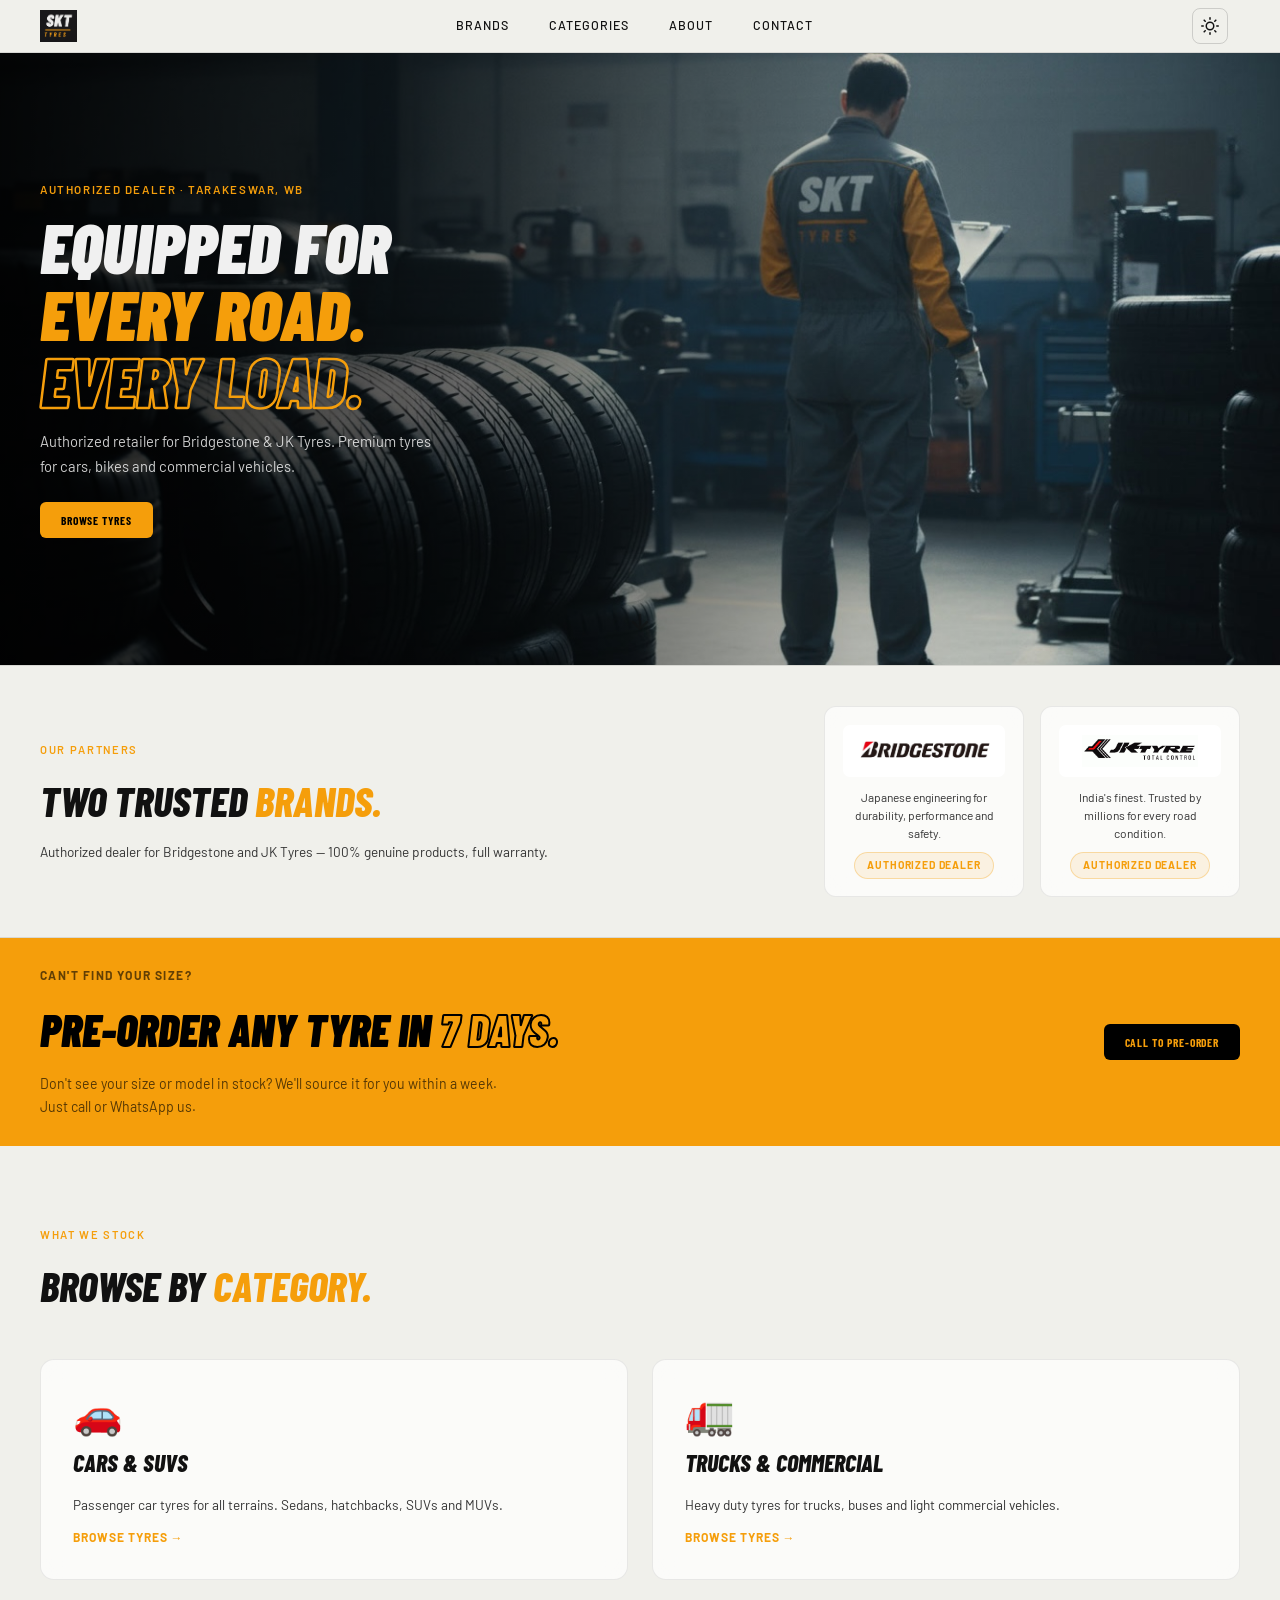
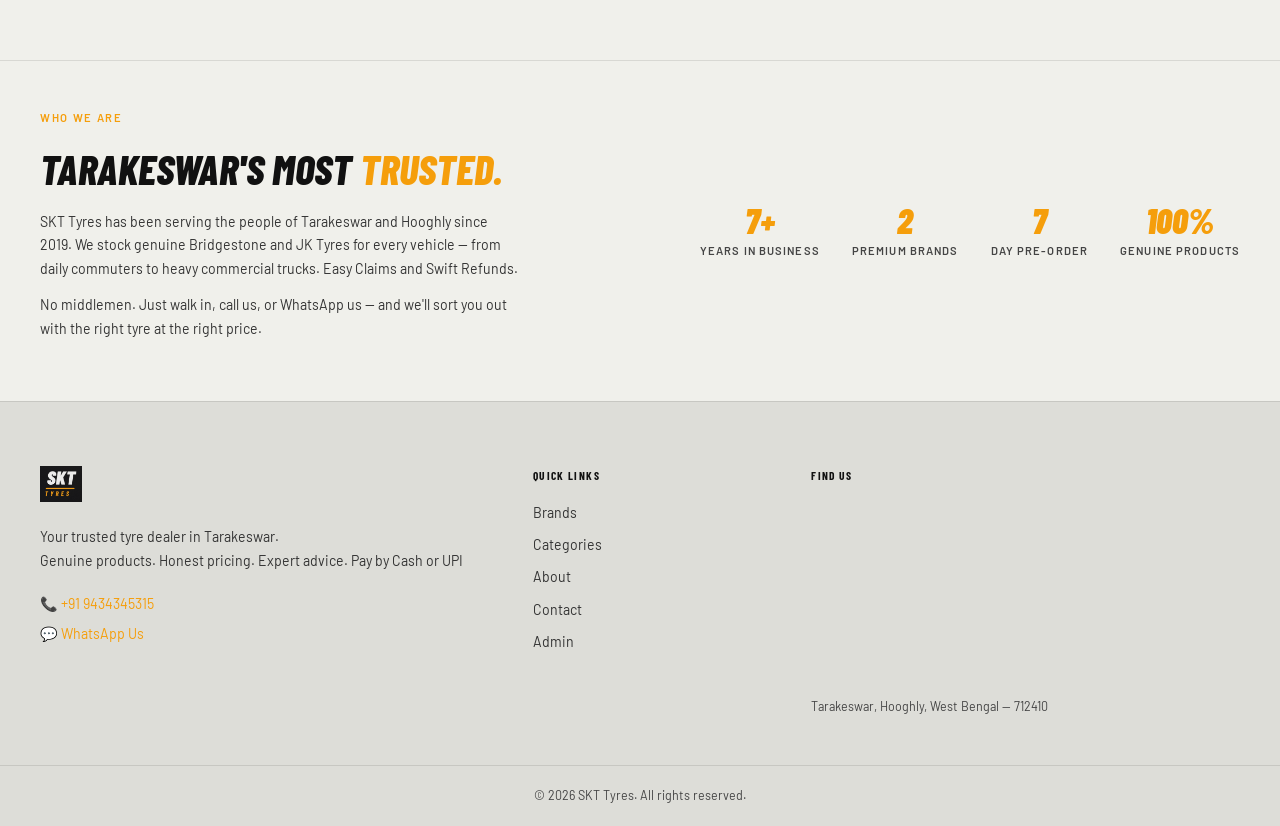
<file: index.html>
<!DOCTYPE html>
<html lang="en">
  <head>
    <meta charset="UTF-8">
    <meta name="viewport" content="width=device-width, initial-scale=1.0">
    <title>SKT Tyres — Shree Krishna Traders</title>
    <meta name="description" content="SKT Tyres — Authorized Bridgestone and JK Tyre dealer in Tarakeswar, Hooghly since 2019. Genuine tyres for cars, SUVs and commercial vehicles.">
    <meta name="keywords" content="tyres, tyre shop, Bridgestone, JK Tyre, Tarakeswar, Hooghly, West Bengal, car tyres, truck tyres">
    <meta name="author" content="Shree Krishna Traders">
    <meta property="og:title" content="SKT Tyres — Shree Krishna Traders">
    <meta property="og:description" content="Authorized Bridgestone and JK Tyre dealer in Tarakeswar, Hooghly since 2019.">
    <meta property="og:image" content="images/hero-bg.jpg">
    <meta property="og:url" content="https://subharthiii.github.io/tyreShop">
    <meta property="og:type" content="website">
    <link rel="icon" href="images/SKT_logo.png">
    <link rel="stylesheet" href="style.css">
    <link rel="preconnect" href="https://fonts.googleapis.com">
    <link rel="preconnect" href="https://fonts.gstatic.com" crossorigin>
    <link href="https://fonts.googleapis.com/css2?family=Barlow+Condensed:ital,wght@0,700;0,800;0,900;1,800&family=Barlow:wght@400;500;600&display=swap" rel="stylesheet">
  </head>

  <body>
    <div class="page-wrapper">

      <!-- NAVBAR -->
      <header class="navbar">
        <div class="container">
          <a href="index.html" class="navbar__logo">
            <img src="images/SKT_logo.png" alt="SKT Tyres">
          </a>
          <nav class="navbar__links">
            <a href="#brands">Brands</a>
            <a href="#categories">Categories</a>
            <a href="#about">About</a>
            <a href="#contact">Contact</a>
          </nav>
          <button class="theme-toggle" id="themeToggle" aria-label="Toggle theme">
            <svg id="moonIcon" xmlns="http://www.w3.org/2000/svg" width="18" height="18" viewBox="0 0 24 24" fill="none" stroke="currentColor" stroke-width="2" stroke-linecap="round" stroke-linejoin="round">
              <path d="M21 12.79A9 9 0 1 1 11.21 3 7 7 0 0 0 21 12.79z"/>
            </svg>
            <svg id="sunIcon" xmlns="http://www.w3.org/2000/svg" width="18" height="18" viewBox="0 0 24 24" fill="none" stroke="currentColor" stroke-width="2" stroke-linecap="round" stroke-linejoin="round" style="display:none;">
              <circle cx="12" cy="12" r="5"/>
              <line x1="12" y1="1" x2="12" y2="3"/>
              <line x1="12" y1="21" x2="12" y2="23"/>
              <line x1="4.22" y1="4.22" x2="5.64" y2="5.64"/>
              <line x1="18.36" y1="18.36" x2="19.78" y2="19.78"/>
              <line x1="1" y1="12" x2="3" y2="12"/>
              <line x1="21" y1="12" x2="23" y2="12"/>
              <line x1="4.22" y1="19.78" x2="5.64" y2="18.36"/>
              <line x1="18.36" y1="5.64" x2="19.78" y2="4.22"/>
            </svg>
          </button>
          <button class="hamburger" id="hamburger">
            <span></span>
            <span></span>
            <span></span>
          </button>
        </div>
      </header>

      <!-- HERO SECTION -->
      <section class="hero">
        <div class="hero__overlay"></div>
        <div class="container">
          <div class="hero__content">
            <p class="hero__badge">Authorized Dealer · Tarakeswar, WB</p>
            <h1 class="hero__title">
              <span class="hero__title--white">Equipped For</span>
              <span class="hero__title--amber">Every Road.</span>
              <span class="hero__title--outline">Every Load.</span>
            </h1>
            <p class="hero__subtitle">Authorized retailer for Bridgestone & JK Tyres. Premium tyres for cars, bikes and commercial vehicles.</p>
            <a href="#categories" class="btn btn--primary">Browse Tyres</a>
          </div>
        </div>
        <div class="hero__scroll">
          <svg width="24" height="24" viewBox="0 0 24 24" fill="none" stroke="currentColor" stroke-width="2.5" stroke-linecap="round" stroke-linejoin="round">
            <path d="M12 5v14M5 12l7 7 7-7"/>
          </svg>
        </div>
      </section>

      <!-- BRANDS SECTION -->
      <section id="brands" class="brands">
        <div class="container">
          <div class="brands__header">
            <p class="section__label">Our Partners</p>
            <h2 class="section__title">Two Trusted <span class="accent">Brands.</span></h2>
            <p class="section__sub">Authorized dealer for Bridgestone and JK Tyres — 100% genuine products, full warranty.</p>
          </div>
          <div class="brands__cards">
            <a href="https://www.bridgestone.co.in/" target="_blank" class="brand-card">
              <div class="brand-card__logo-wrap">
                <img src="images/bridgstone-logo.png" alt="Bridgestone">
              </div>
              <p class="brand-card__desc">Japanese engineering for durability, performance and safety.</p>
              <span class="brand-card__tag">Authorized Dealer</span>
            </a>
            <a href="https://www.jktyre.com" target="_blank" class="brand-card">
              <div class="brand-card__logo-wrap">
                <img src="images/jk-tyre-logo.png" alt="JK Tyre">
              </div>
              <p class="brand-card__desc">India's finest. Trusted by millions for every road condition.</p>
              <span class="brand-card__tag">Authorized Dealer</span>
            </a>
          </div>
        </div>
      </section>

      <!-- PRE-ORDER BANNER -->
      <section class="preorder">
        <div class="container preorder__inner">
          <div class="preorder__text">
            <p class="preorder__label">Can't find your size?</p>
            <h2 class="preorder__title">Pre-Order Any Tyre in <span class="accent">7 Days.</span></h2>
            <p class="preorder__sub">Don't see your size or model in stock? We'll source it for you within a week. Just call or WhatsApp us.</p>
          </div>
          <a href="tel:+919434345315" class="btn btn--primary">Call to Pre-Order</a>
        </div>
      </section>

      <!-- CATEGORIES SECTION -->
      <section id="categories" class="categories">
        <div class="container">
          <div class="categories__header">
            <p class="section__label">What We Stock</p>
            <h2 class="section__title">Browse by <span class="accent">Category.</span></h2>
          </div>
          <div class="categories__cards">
            <a href="listing.html?cat=cars" class="cat-card">
              <div class="cat-card__icon">🚗</div>
              <h3 class="cat-card__title">Cars & SUVs</h3>
              <p class="cat-card__desc">Passenger car tyres for all terrains. Sedans, hatchbacks, SUVs and MUVs.</p>
              <span class="cat-card__cta">Browse Tyres →</span>
            </a>
            <a href="listing.html?cat=trucks" class="cat-card">
              <div class="cat-card__icon">🚛</div>
              <h3 class="cat-card__title">Trucks & Commercial</h3>
              <p class="cat-card__desc">Heavy duty tyres for trucks, buses and light commercial vehicles.</p>
              <span class="cat-card__cta">Browse Tyres →</span>
            </a>
          </div>
        </div>
      </section>

      <!-- ABOUT SECTION -->
      <section id="about" class="about">
        <div class="container about__inner">
          <div class="about__text">
            <p class="section__label">Who We Are</p>
            <h2 class="section__title">Tarakeswar's Most <span class="accent">Trusted.</span></h2>
            <p class="about__desc">SKT Tyres has been serving the people of Tarakeswar and Hooghly since 2019. We stock genuine Bridgestone and JK Tyres for every vehicle — from daily commuters to heavy commercial trucks. Easy Claims and Swift Refunds.</p>
            <p class="about__desc">No middlemen. Just walk in, call us, or WhatsApp us — and we'll sort you out with the right tyre at the right price.</p>
          </div>
          <div class="about__stats">
            <div class="stat">
              <p class="stat__number">7+</p>
              <p class="stat__label">Years in Business</p>
            </div>
            <div class="stat">
              <p class="stat__number">2</p>
              <p class="stat__label">Premium Brands</p>
            </div>
            <div class="stat">
              <p class="stat__number">7</p>
              <p class="stat__label">Day Pre-Order</p>
            </div>
            <div class="stat">
              <p class="stat__number">100%</p>
              <p class="stat__label">Genuine Products</p>
            </div>
          </div>
        </div>
      </section>

      <!-- FOOTER -->
      <footer class="footer" id="contact">
        <div class="container footer__inner">
          <div class="footer__brand">
            <img src="images/SKT_logo.png" alt="SKT Tyres" height="36">
            <p class="footer__tagline">Your trusted tyre dealer in Tarakeswar.<br>Genuine products. Honest pricing. Expert advice. Pay by Cash or UPI</p>
            <div class="footer__contact">
              <a href="tel:+919434345315">📞 +91 9434345315</a>
              <a href="https://wa.me/919434345315" target="_blank">💬 WhatsApp Us</a>
            </div>
          </div>
          <div class="footer__links">
            <p class="footer__heading">Quick Links</p>
            <a href="#brands">Brands</a>
            <a href="#categories">Categories</a>
            <a href="#about">About</a>
            <a href="#contact">Contact</a>
            <a href="admin.html">Admin</a>
          </div>
          <div class="footer__map">
            <p class="footer__heading">Find Us</p>
            <iframe
              src="https://www.google.com/maps/embed?pb=!1m14!1m8!1m3!1d774.9463098604812!2d88.01076324618157!3d22.8821894700311!3m2!1i1024!2i768!4f13.1!3m3!1m2!1s0x39f86fb4eb3c1081%3A0x3c2cd82b91d6679c!2sSKT%20tyres.!5e0!3m2!1sen!2sus!4v1774697878118!5m2!1sen!2sus"
              width="100%" height="180"
              style="border:0; border-radius:10px;"
              allowfullscreen="" loading="lazy"
              referrerpolicy="no-referrer-when-downgrade">
            </iframe>
            <p class="footer__address">Tarakeswar, Hooghly, West Bengal — 712410</p>
          </div>
        </div>
        <div class="footer__bottom">
          <div class="container">
            <p>© 2026 SKT Tyres. All rights reserved.</p>
          </div>
        </div>
      </footer>

    </div>

    <script src="script.js"></script>
  </body>
</html>
</file>
<file: style.css>
/* ================================
   SKT TYRES — V5
   style.css
   ================================ */

/* RESET */
*, *::before, *::after {
  box-sizing: border-box;
  margin: 0;
  padding: 0;
}

/* VARIABLES */
:root {
  --color-bg:      #1a1a1e;
  --color-bg-2:    #222228;
  --color-amber:   #f59e0b;
  --color-white:   #f0f0f0;
  --color-gray:    #888888;
  --color-gray-lt: #aaaaaa;
  --color-border:  rgba(255, 255, 255, 0.07);

  --font-display: 'Barlow Condensed', sans-serif;
  --font-body:    'Barlow', sans-serif;
}

/* BASE */
html {
  scroll-behavior: smooth;
  background: var(--color-bg);
}

body {
  background-color: var(--color-bg);
  color: var(--color-white);
  font-family: var(--font-body);
  font-size: 16px;
  line-height: 1.6;
  overflow-x: hidden;
  min-height: 100vh;
}

body.light-mode {
  --color-bg:      #f0f0eb;
  --color-bg-2:    #e2e2dc;
  --color-white:   #111111;
  --color-gray:    #444444;
  --color-gray-lt: #333333;
  --color-border:  rgba(0, 0, 0, 0.1);
}

body.light-mode .navbar {
  background: rgba(240, 240, 235, 0.85);
  backdrop-filter: blur(20px);
  border-bottom: 1px solid rgba(0, 0, 0, 0.1);
}

body.light-mode .navbar__links a {
  color: #111111;
}

body.light-mode .navbar__links a:hover {
  color: var(--color-amber);
}

body.light-mode .theme-toggle {
  color: #111111;
  border-color: rgba(0, 0, 0, 0.15);
}

body.light-mode .brand-card,
body.light-mode .cat-card {
  background: rgba(255, 255, 255, 0.7);
  backdrop-filter: blur(12px);
  border: 1px solid rgba(0, 0, 0, 0.08);
}

body.light-mode .footer {
  background-color: #ddddd8;
}

body.light-mode .tyre-card {
  background: rgba(255, 255, 255, 0.7);
  border: 1px solid rgba(0, 0, 0, 0.08);
}

body.light-mode .hero__title--white {
  color: #f0f0f0;
}

body.light-mode .hero__subtitle {
  color: rgba(240, 240, 240, 0.85);
}

body.light-mode .hero__badge {
  color: var(--color-amber);
}

body.light-mode .navbar__links.open {
  background: rgba(240, 240, 235, 0.97);
}

body.light-mode .navbar__links a {
  color: #111111;
}

.theme-toggle {
  background: none;
  border: 1px solid var(--color-border);
  color: var(--color-white);
  font-size: 1rem;
  width: 36px;
  height: 36px;
  border-radius: 8px;
  cursor: pointer;
  display: flex;
  align-items: center;
  justify-content: center;
  transition: border-color 0.2s ease;
  flex-shrink: 0;
  margin-left: auto;
  margin-right: 0.75rem;
}

.theme-toggle:hover {
  border-color: var(--color-amber);
}

/* PAGE WRAPPER — caps total width */
.page-wrapper {
  max-width: 1440px;
  margin: 0 auto;
  overflow: hidden;
}

/* CONTAINER — inner content width + padding */
.container {
  max-width: 1280px;
  margin: 0 auto;
  padding: 0 2.5rem;
}

/* SHARED ACCENT */
.accent {
  color: var(--color-amber);
}

/* HAMBURGER - Menue */
.hamburger {
  display: none;
  flex-direction: column;
  gap: 5px;
  background: none;
  border: none;
  cursor: pointer;
  padding: 4px;
}

.hamburger span {
  display: block;
  width: 22px;
  height: 2px;
  background: var(--color-white);
  border-radius: 2px;
  transition: all 0.3s ease;
}

@media (max-width: 768px) {
  .hamburger {
    display: flex;
  }

  .navbar__links {
    display: none;
    position: absolute;
    top: 52px;
    left: 0;
    right: 0;
    background: rgba(18, 18, 20, 0.97);
    flex-direction: column;
    padding: 1.5rem 2.5rem;
    gap: 1.25rem;
    border-bottom: 1px solid var(--color-border);
  }

  .navbar__links.open {
    display: flex;
  }
}

/* ================================
   BUTTONS
   ================================ */
.btn {
  font-family: var(--font-display);
  font-weight: 700;
  font-size: 0.72rem;
  letter-spacing: 0.08em;
  text-transform: uppercase;
  padding: 0.55rem 1.3rem;
  border-radius: 6px;
  border: none;
  cursor: pointer;
  text-decoration: none;
  display: inline-block;
  transition: background 0.2s ease, transform 0.2s ease;
  flex-shrink: 0;
}

.btn--primary {
  background: var(--color-amber);
  color: #000;
}

.btn--primary:hover {
  background: #fbbf24;
  transform: translateY(-2px);
}

/* ================================
   NAVBAR
   ================================ */
.navbar {
  position: sticky;
  top: 0;
  z-index: 100;
  background: rgba(18, 18, 20, 0.92);
  backdrop-filter: blur(16px);
  border-bottom: 1px solid var(--color-border);
}

.navbar .container {
  height: 52px;
  display: flex;
  align-items: center;
  justify-content: space-between;
  gap: 2rem;
}

.navbar__logo {
  display: flex;
  align-items: center;
  text-decoration: none;
  flex-shrink: 0;
  margin-right: auto;
}

.navbar__logo img {
  height: 32px;
  width: auto;
  display: block;
  object-fit: contain;
}

.navbar__links {
  display: flex;
  align-items: center;
  gap: 2.5rem;
}

.navbar__links a {
  font-size: 0.78rem;
  font-weight: 500;
  letter-spacing: 0.08em;
  text-transform: uppercase;
  color: var(--color-gray-lt);
  text-decoration: none;
  transition: color 0.2s ease;
}

.navbar__links a:hover {
  color: var(--color-amber);
}

@media (max-width: 600px) {
  .navbar__links {
    display: none;
  }
}

/* ================================
   HERO
   ================================ */
.hero {
  position: relative;
  min-height: 68vh;
  max-height: 800px;
  background-image: url('images/hero-bg.jpg');
  background-size: cover;
  background-position: center top;
  display: flex;
  align-items: center;
  overflow: hidden;
}

.hero__overlay {
  position: absolute;
  inset: 0;
  background: linear-gradient(
    to right,
    rgba(0, 0, 0, 0.88) 0%,
    rgba(0, 0, 0, 0.55) 40%,
    rgba(0, 0, 0, 0.1) 70%,
    rgba(0, 0, 0, 0) 100%
  );
}

/* container inside hero sits on top of overlay */
.hero .container {
  position: relative;
  z-index: 2;
  width: 100%;
}

/* content is left-aligned naturally — no centering */
.hero__content {
  max-width: 500px;
  padding: 2rem 0;
}

.hero__badge {
  font-size: 0.72rem;
  font-weight: 600;
  letter-spacing: 0.14em;
  text-transform: uppercase;
  color: var(--color-amber);
  margin-bottom: 0.9rem;
  display: block;
}

.hero__title {
  font-family: var(--font-display);
  font-weight: 900;
  font-style: italic;
  font-size: clamp(2.8rem, 5.5vw, 5rem);
  line-height: 0.95;
  text-transform: uppercase;
  margin-bottom: 1rem;
  display: flex;
  flex-direction: column;
}

.hero__title--white   { color: var(--color-white); }
.hero__title--amber   { color: var(--color-amber); }
.hero__title--outline {
  color: transparent;
  -webkit-text-stroke: 2.5px var(--color-amber);
}

.hero__subtitle {
  font-size: 0.92rem;
  color: rgba(240, 240, 240, 0.7);
  line-height: 1.65;
  max-width: 400px;
  margin-bottom: 1.5rem;
}

/* Scroll arrow — bounces at bottom center */
.hero__scroll {
  position: absolute;
  bottom: 1.5rem;
  left: 50%;
  transform: translateX(-50%);
  z-index: 2;
  color: var(--color-white);
  opacity: 0.5;
  animation: bounce 2s infinite;
}

@keyframes bounce {
  0%, 100% { transform: translateX(-50%) translateY(0); }
  50%       { transform: translateX(-50%) translateY(7px); }
}

/* ================================
   SHARED SECTION TEXT STYLES
   ================================ */
.section__label {
  font-size: 0.7rem;
  font-weight: 600;
  letter-spacing: 0.15em;
  text-transform: uppercase;
  color: var(--color-amber);
  margin-bottom: 0.5rem;
  display: block;
}

.section__title {
  font-family: var(--font-display);
  font-weight: 800;
  font-size: clamp(1.8rem, 3.5vw, 2.6rem);
  text-transform: uppercase;
  font-style: italic;
  color: var(--color-white);
  margin-bottom: 0.5rem;
}

.section__sub {
  font-size: 0.85rem;
  color: var(--color-gray-lt);
  line-height: 1.6;
}

/* ================================
   BRANDS SECTION
   ================================ */
.brands {
  padding: 2.5rem 0;
  background-color: var(--color-bg);
  border-top: 1px solid var(--color-border);
  border-bottom: 1px solid var(--color-border);
}

.brands .container {
  display: flex;
  align-items: center;
  gap: 3rem;
}

.brands__header {
  flex: 1;
  min-width: 200px;
}

.brands__cards {
  display: flex;
  gap: 1rem;
  flex-shrink: 0;
}

.brand-card {
  background-color: var(--color-bg-2);
  border: 1px solid var(--color-border);
  border-radius: 12px;
  padding: 1.1rem;
  width: 200px;
  display: flex;
  flex-direction: column;
  align-items: center;
  text-align: center;
  gap: 0.65rem;
  text-decoration: none;
  color: inherit;
  transition: border-color 0.2s ease, transform 0.2s ease;
}

.brand-card:hover {
  border-color: var(--color-amber);
  transform: translateY(-3px);
}

.brand-card__logo-wrap {
  background: white;
  border-radius: 7px;
  padding: 0.65rem 1rem;
  width: 100%;
  display: flex;
  align-items: center;
  justify-content: center;
  min-height: 52px;
}

.brand-card__logo-wrap img {
  height: 32px;
  width: auto;
  object-fit: contain;
}

.brand-card__desc {
  font-size: 0.75rem;
  color: var(--color-gray-lt);
  line-height: 1.5;
}

.brand-card__tag {
  font-size: 0.65rem;
  font-weight: 700;
  letter-spacing: 0.08em;
  text-transform: uppercase;
  color: var(--color-amber);
  background: rgba(245, 158, 11, 0.1);
  border: 1px solid rgba(245, 158, 11, 0.3);
  border-radius: 100px;
  padding: 0.25rem 0.75rem;
  white-space: nowrap;
}

/* ================================
   CATEGORIES SECTION — placeholder
   ================================ */
/* CATEGORIES SECTION */
.categories {
  padding: 5rem 0;
  background-color: var(--color-bg);
}

.categories__header {
  margin-bottom: 2.5rem;
}

.categories__cards {
  display: flex;
  gap: 1.5rem;
}

.cat-card {
  flex: 1;
  background-color: var(--color-bg-2);
  border: 1px solid var(--color-border);
  border-radius: 14px;
  padding: 2rem;
  text-decoration: none;
  color: inherit;
  display: flex;
  flex-direction: column;
  gap: 0.75rem;
  transition: border-color 0.2s ease, transform 0.2s ease;
}

.cat-card:hover {
  border-color: var(--color-amber);
  transform: translateY(-4px);
}

.cat-card__icon {
  font-size: 2.5rem;
  line-height: 1;
}

.cat-card__title {
  font-family: var(--font-display);
  font-weight: 800;
  font-style: italic;
  font-size: 1.5rem;
  text-transform: uppercase;
  color: var(--color-white);
}

.cat-card__desc {
  font-size: 0.85rem;
  color: var(--color-gray-lt);
  line-height: 1.6;
  flex: 1;
}

.cat-card__cta {
  font-size: 0.75rem;
  font-weight: 700;
  letter-spacing: 0.08em;
  text-transform: uppercase;
  color: var(--color-amber);
}

/* ================================
   FOOTER
   ================================ */
.footer {
  background-color: #111114;
  border-top: 1px solid var(--color-border);
  padding: 4rem 0 0;
}

.footer__inner {
  display: flex;
  gap: 4rem;
  align-items: flex-start;
  padding-bottom: 3rem;
}

.footer__brand {
  flex: 2;
}

.footer__brand img {
  margin-bottom: 1rem;
}

.footer__tagline {
  font-size: 0.88rem;
  color: var(--color-gray-lt);
  line-height: 1.7;
  margin-bottom: 1.25rem;
}

.footer__contact {
  display: flex;
  flex-direction: column;
  gap: 0.5rem;
}

.footer__contact a {
  font-size: 0.88rem;
  color: var(--color-amber);
  text-decoration: none;
}

.footer__contact a:hover {
  text-decoration: underline;
}

.footer__links {
  flex: 1;
  display: flex;
  flex-direction: column;
  gap: 0.6rem;
}

.footer__heading {
  font-family: var(--font-display);
  font-weight: 700;
  font-size: 0.72rem;
  letter-spacing: 0.12em;
  text-transform: uppercase;
  color: var(--color-white);
  margin-bottom: 0.5rem;
}

.footer__links a {
  font-size: 0.88rem;
  color: var(--color-gray-lt);
  text-decoration: none;
  transition: color 0.2s;
}

.footer__links a:hover {
  color: var(--color-amber);
}

.footer__map {
  flex: 2;
  display: flex;
  flex-direction: column;
  gap: 0.75rem;
}

.footer__address {
  font-size: 0.78rem;
  color: var(--color-gray);
}

.footer__bottom {
  border-top: 1px solid var(--color-border);
  padding: 1.25rem 0;
}

.footer__bottom p {
  font-size: 0.78rem;
  color: var(--color-gray);
  text-align: center;
}
/* ================================
   LISTING PAGE
   ================================ */

.listing-hero {
  padding: 3rem 0 2rem;
  border-bottom: 1px solid var(--color-border);
}

.listing-hero__title {
  font-family: var(--font-display);
  font-weight: 900;
  font-style: italic;
  font-size: clamp(2.5rem, 5vw, 4rem);
  text-transform: uppercase;
  color: var(--color-white);
  margin-bottom: 0.5rem;
}

.listing-hero__sub {
  font-size: 0.9rem;
  color: var(--color-gray-lt);
}

.listing {
  padding: 3rem 0 5rem;
}

.listing__inner {
  display: flex;
  gap: 2.5rem;
  align-items: flex-start;
}

/* FILTERS SIDEBAR */
.filters {
  width: 220px;
  flex-shrink: 0;
  position: sticky;
  top: 70px;
  display: flex;
  flex-direction: column;
  gap: 1.5rem;
}

.filters__heading {
  font-family: var(--font-display);
  font-weight: 800;
  font-size: 1rem;
  text-transform: uppercase;
  font-style: italic;
  color: var(--color-white);
  letter-spacing: 0.05em;
}

.filter-group {
  display: flex;
  flex-direction: column;
  gap: 0.5rem;
}

.filter-group__label {
  font-size: 0.7rem;
  font-weight: 600;
  letter-spacing: 0.12em;
  text-transform: uppercase;
  color: var(--color-amber);
  margin-bottom: 0.25rem;
}

.filter-option {
  display: flex;
  align-items: center;
  gap: 0.5rem;
  font-size: 0.85rem;
  color: var(--color-gray-lt);
  cursor: pointer;
}

.filter-option input[type="checkbox"] {
  accent-color: var(--color-amber);
  width: 14px;
  height: 14px;
  cursor: pointer;
}

.filter-option:hover {
  color: var(--color-white);
}

.btn--outline {
  background: transparent;
  color: var(--color-amber);
  border: 1px solid rgba(245, 158, 11, 0.4);
  font-size: 0.7rem;
  padding: 0.45rem 1rem;
  text-align: center;
}

.btn--outline:hover {
  background: rgba(245, 158, 11, 0.08);
  transform: none;
}

/* TYRE GRID */
.tyre-grid {
  flex: 1;
  display: grid;
  grid-template-columns: repeat(auto-fill, minmax(220px, 1fr));
  gap: 1.25rem;
}

.tyre-card {
  background: var(--color-bg-2);
  border: 1px solid var(--color-border);
  border-radius: 12px;
  padding: 1.25rem;
  display: flex;
  flex-direction: column;
  gap: 0.6rem;
  transition: border-color 0.2s ease, transform 0.2s ease;
}

.tyre-card:hover {
  border-color: var(--color-amber);
  transform: translateY(-3px);
}

.tyre-card__header {
  display: flex;
  justify-content: space-between;
  align-items: center;
}

.tyre-card__brand {
  font-size: 0.68rem;
  font-weight: 700;
  letter-spacing: 0.1em;
  text-transform: uppercase;
  color: var(--color-amber);
}

.tyre-card__vehicle {
  font-size: 0.65rem;
  color: var(--color-gray);
  background: rgba(255,255,255,0.05);
  padding: 0.2rem 0.5rem;
  border-radius: 4px;
}

.tyre-card__model {
  font-family: var(--font-display);
  font-weight: 800;
  font-style: italic;
  font-size: 1.2rem;
  text-transform: uppercase;
  color: var(--color-white);
}

.tyre-card__size {
  font-size: 0.82rem;
  color: var(--color-gray-lt);
}

.tyre-card__price {
  font-family: var(--font-display);
  font-weight: 700;
  font-size: 1.4rem;
  color: var(--color-white);
  margin-top: auto;
}

.tyre-card .btn {
  width: 100%;
  text-align: center;
  margin-top: 0.25rem;
}

.tyre-card__img {
  width: 100%;
  height: 140px;
  object-fit: cover;
  border-radius: 8px;
  background: var(--color-bg);
}

.tyre-card__logo {
  height: 24px;
  width: auto;
  object-fit: contain;
}

/* ================================
   MOBILE — max 768px
   ================================ */
@media (max-width: 768px) {

  /* HERO */
  .hero {
    min-height: 60vh;
  }

  .hero__title {
    font-size: clamp(2.2rem, 8vw, 3.5rem);
  }

  /* BRANDS */
  .brands .container {
    flex-direction: column;
    gap: 1.5rem;
  }

  .brands__cards {
    width: 100%;
    flex-direction: column;
  }

  .brand-card {
    width: 100%;
  }

  /* CATEGORIES */
  .categories__cards {
    flex-direction: column;
  }

  /* LISTING PAGE */
  .listing__inner {
    flex-direction: column;
  }

  .filters {
    width: 100%;
    position: static;
  }

  /* FOOTER */
  .footer__inner {
    flex-direction: column;
    gap: 2rem;
  }

}

/* PRE-ORDER BANNER */
.preorder {
  background: var(--color-amber);
  padding: 1.75rem 0;
}

.preorder__inner {
  display: flex;
  align-items: center;
  justify-content: space-between;
  gap: 2rem;
}

.preorder__label {
  font-size: 0.75rem;
  font-weight: 700;
  letter-spacing: 0.12em;
  text-transform: uppercase;
  color: rgba(0, 0, 0, 0.6);
  margin-bottom: 0.5rem;
}

.preorder__title {
  font-family: var(--font-display);
  font-weight: 900;
  font-style: italic;
  font-size: clamp(1.8rem, 3.5vw, 2.8rem);
  text-transform: uppercase;
  color: #000;
  margin-bottom: 0.5rem;
}

.preorder__title .accent {
  color: #000;
  -webkit-text-stroke: 2px #000;
  color: transparent;
}

.preorder__sub {
  font-size: 0.88rem;
  color: rgba(0, 0, 0, 0.65);
  max-width: 480px;
  line-height: 1.6;
}

.preorder .btn--primary {
  background: #000;
  color: var(--color-amber);
  white-space: nowrap;
  flex-shrink: 0;
}

.preorder .btn--primary:hover {
  background: #222;
}

@media (max-width: 768px) {
  .preorder__inner {
    flex-direction: column;
    text-align: center;
  }
}
/* ABOUT SECTION */
.about {
  padding: 3rem 0;
  border-top: 1px solid var(--color-border);
}

.about__inner {
  display: flex;
  align-items: center;
  gap: 4rem;
}

.about__text {
  flex: 1;
}

.about__desc {
  font-size: 0.88rem;
  color: var(--color-gray-lt);
  line-height: 1.7;
  margin-bottom: 0.75rem;
  max-width: 480px;
}

.about__stats {
  display: flex;
  gap: 2rem;
  flex-shrink: 0;
}

.stat {
  text-align: center;
}

.stat__number {
  font-family: var(--font-display);
  font-weight: 900;
  font-style: italic;
  font-size: 2.2rem;
  color: var(--color-amber);
  line-height: 1;
}

.stat__label {
  font-size: 0.7rem;
  font-weight: 600;
  letter-spacing: 0.1em;
  text-transform: uppercase;
  color: var(--color-gray);
  margin-top: 0.25rem;
}

/* ================================
   ADMIN PAGE
   ================================ */

.login-screen {
  min-height: 100vh;
  display: flex;
  align-items: center;
  justify-content: center;
  background: var(--color-bg);
}

.login-box {
  background: var(--color-bg-2);
  border: 1px solid var(--color-border);
  border-radius: 16px;
  padding: 2.5rem;
  width: 100%;
  max-width: 400px;
  display: flex;
  flex-direction: column;
  align-items: center;
  gap: 0.75rem;
  text-align: center;
}

.login-box__title {
  font-family: var(--font-display);
  font-weight: 900;
  font-style: italic;
  font-size: 2rem;
  text-transform: uppercase;
  color: var(--color-white);
  margin-top: 0.5rem;
}

.login-box__sub {
  font-size: 0.85rem;
  color: var(--color-gray-lt);
  margin-bottom: 0.5rem;
}

.login-form {
  width: 100%;
  display: flex;
  flex-direction: column;
  gap: 0.75rem;
}

.login-input {
  width: 100%;
  background: var(--color-bg);
  border: 1px solid var(--color-border);
  border-radius: 8px;
  padding: 0.75rem 1rem;
  color: var(--color-white);
  font-family: var(--font-body);
  font-size: 0.9rem;
  outline: none;
  transition: border-color 0.2s;
}

.login-input:focus {
  border-color: var(--color-amber);
}

.login-btn {
  width: 100%;
  padding: 0.75rem;
  font-size: 0.85rem;
}

.login-error {
  font-size: 0.8rem;
  color: #ef4444;
  min-height: 1rem;
}

.admin-header {
  background: var(--color-bg-2);
  border-bottom: 1px solid var(--color-border);
  padding: 1rem 0;
}

.admin-header .container {
  display: flex;
  align-items: center;
  gap: 1rem;
}

.admin-header__title {
  font-family: var(--font-display);
  font-weight: 700;
  font-style: italic;
  font-size: 1.1rem;
  text-transform: uppercase;
  color: var(--color-white);
  flex: 1;
}

.admin-body {
  padding: 3rem 2.5rem;
}

.admin-form {
  background: var(--color-bg-2);
  border: 1px solid var(--color-border);
  border-radius: 12px;
  padding: 1.5rem;
  margin-bottom: 3rem;
}

.admin-form__title {
  font-family: var(--font-display);
  font-weight: 800;
  font-style: italic;
  font-size: 1.2rem;
  text-transform: uppercase;
  color: var(--color-white);
  margin-bottom: 1rem;
}

.admin-form__grid {
  display: grid;
  grid-template-columns: 1fr 1fr;
  gap: 0.75rem;
  margin-bottom: 1rem;
}

.admin-listings {
  display: flex;
  flex-direction: column;
  gap: 0.75rem;
}

.admin-tyre-row {
  background: var(--color-bg-2);
  border: 1px solid var(--color-border);
  border-radius: 10px;
  padding: 1rem 1.25rem;
  display: flex;
  align-items: center;
  gap: 1rem;
}

.admin-tyre-row__info {
  flex: 1;
}

.admin-tyre-row__name {
  font-family: var(--font-display);
  font-weight: 700;
  font-style: italic;
  font-size: 1rem;
  text-transform: uppercase;
  color: var(--color-white);
}

.admin-tyre-row__detail {
  font-size: 0.8rem;
  color: var(--color-gray-lt);
}

.btn--danger {
  background: transparent;
  color: #ef4444;
  border: 1px solid rgba(239, 68, 68, 0.4);
  font-size: 0.7rem;
  padding: 0.4rem 0.85rem;
}

.btn--danger:hover {
  background: rgba(239, 68, 68, 0.1);
  transform: none;
}

.stock-controls {
  display: flex;
  align-items: center;
  gap: 0.5rem;
}

.stock-btn {
  background: var(--color-bg);
  border: 1px solid var(--color-border);
  color: var(--color-white);
  width: 28px;
  height: 28px;
  border-radius: 6px;
  cursor: pointer;
  font-size: 1rem;
  display: flex;
  align-items: center;
  justify-content: center;
}

.stock-btn:hover {
  border-color: var(--color-amber);
}

.stock-count {
  font-family: var(--font-display);
  font-weight: 700;
  font-size: 1rem;
  color: var(--color-white);
  min-width: 24px;
  text-align: center;
}
</file>
